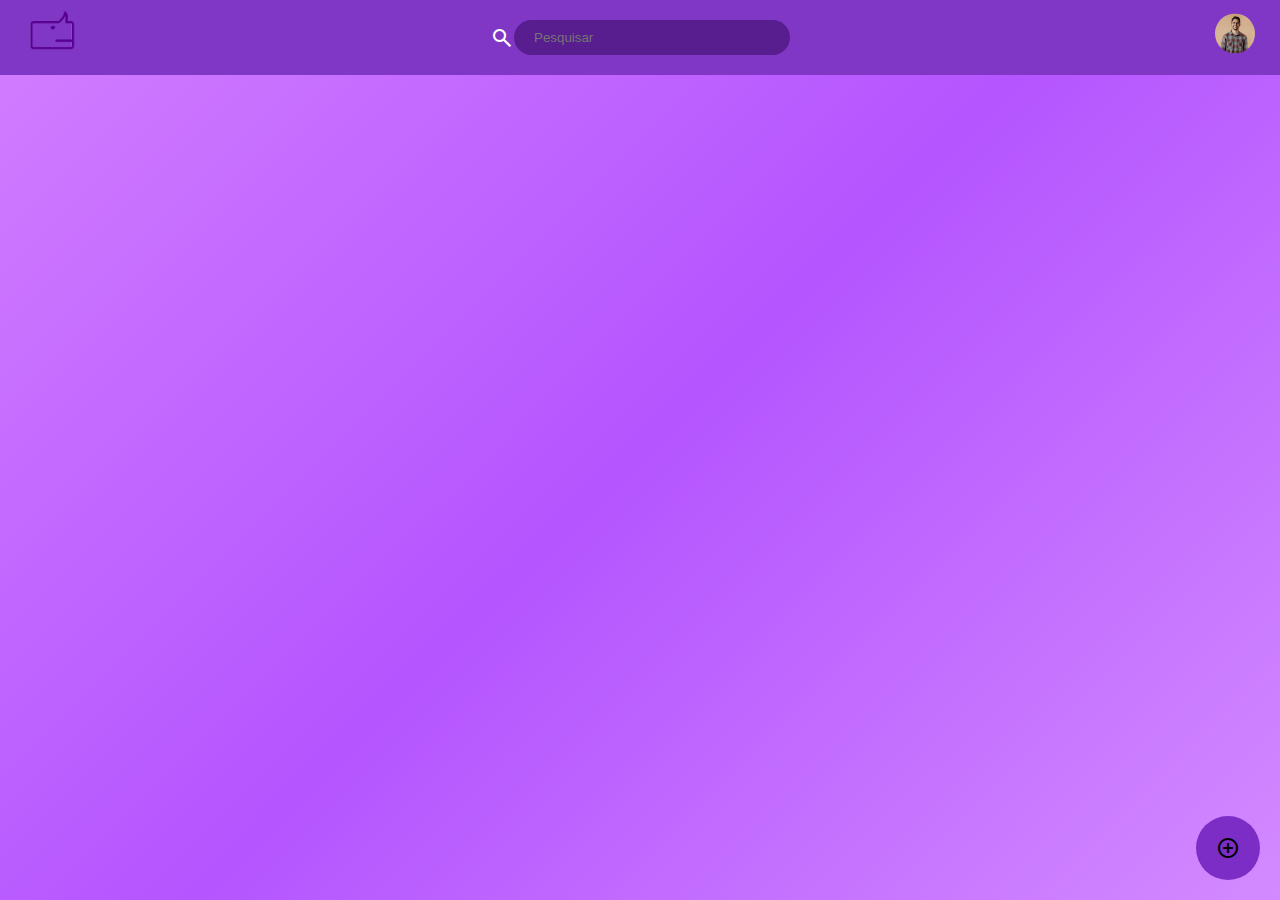
<file: index.html>
<!DOCTYPE html> <!-- Define o tipo de documento como HTML5 -->
<html lang="PT-BR"> <!-- Define o idioma da página como Português Brasileiro -->
<head>
    <meta charset="UTF-8"> <!-- Define a codificação de caracteres como UTF-8 -->
    <meta name="viewport" content="width=device-width, initial-scale=1.0"> <!-- Garante que a página seja responsiva em dispositivos móveis -->
    <link rel="stylesheet" href="style.css"> <!-- Vincula a folha de estilos CSS externa -->
    <link rel="stylesheet" href="https://fonts.googleapis.com/css2?family=Material+Symbols+Outlined" /> <!-- Inclui a fonte dos ícones materiais do Google -->
    <title>Document</title> <!-- Define o título da página -->
</head>
<body>
    <!-- Cabeçalho da página -->
    <header>
        <img src="img/logo.png" class="logo" > <!-- Logo da página -->
        <div class="perfil" onclick="toggleSidebar()"> <!-- Área do perfil, ao clicar abre/fecha o menu lateral -->
            <img src="img/joao.jpeg" alt="Foto do Perfil" class="perfil-img"> <!-- Foto do perfil -->
        </div>
        <div class="autocomplete" style="width:300px;"> <!-- Barra de pesquisa com autocomplete -->
            <div class="search-container">
                <span class="material-symbols-outlined">search</span> <!-- Ícone de pesquisa -->
                <input id="myInput" type="text" name="pesquisar" placeholder="Pesquisar"> <!-- Campo de texto para pesquisa -->
            </div> 
        </div>
    </header>
    <div class="test" onclick="openModal()"> <!-- Ícone para abrir o modal de post -->
        <span class="material-symbols-outlined">
            add_circle
        </span>
    </div>

    <!-- Seção de conteúdo com os posts -->
    <main class="text">
        <section id="content" class="feed"></section> <!-- Feed de conteúdo (posts) -->
    </main>

    <!-- Menu Lateral (Side Panel) -->
    <div id="sidePanel" class="side-panel"> <!-- Menu lateral que aparece ao clicar no perfil -->
        <div class="side-header">
            <button class="closebtn" onclick="toggleSidebar()">&times;</button> <!-- Botão para fechar o menu lateral -->
            <h2>Menu</h2>
        </div>
        <div class="side-content">
            <a href="perfil.html">
                <span class="material-symbols-outlined">person</span> <!-- Ícone de perfil -->
                Perfil
            </a>
            <a href="#">
                <span class="material-symbols-outlined">settings</span> <!-- Ícone de configurações -->
                Configurações
            </a>
            <a href="#">
                <span class="material-symbols-outlined">logout</span> <!-- Ícone de sair -->
                Sair
            </a>
        </div>
    </div>
  
    <!-- Modal (Janela de Postagem) -->
    <div id="modal" class="modal"> <!-- Modal que aparece para criar um post -->
        <div class="modal-content">
            <span class="close-btn" onclick="closeModal()">&times;</span> <!-- Botão para fechar o modal -->
            <h2>Post</h2>
            <form id="modalForm" onsubmit="submitForm(event)"> <!-- Formulário para criar o post -->
                <label for="title">Título:</label> <!-- Campo para título do post -->
                <input type="text" id="title" name="title" placeholder="Digite o título" required>

                <label for="text">Texto:</label> <!-- Campo para texto do post -->
                <textarea id="text" name="text" placeholder="Digite o texto" required></textarea>

                <button type="submit">Salvar</button> <!-- Botão para salvar o post -->
            </form>
        </div>
    </div>

</body>
<script src="./main.js"></script> <!-- Arquivo JavaScript com funcionalidades da página -->
</html>
</file>
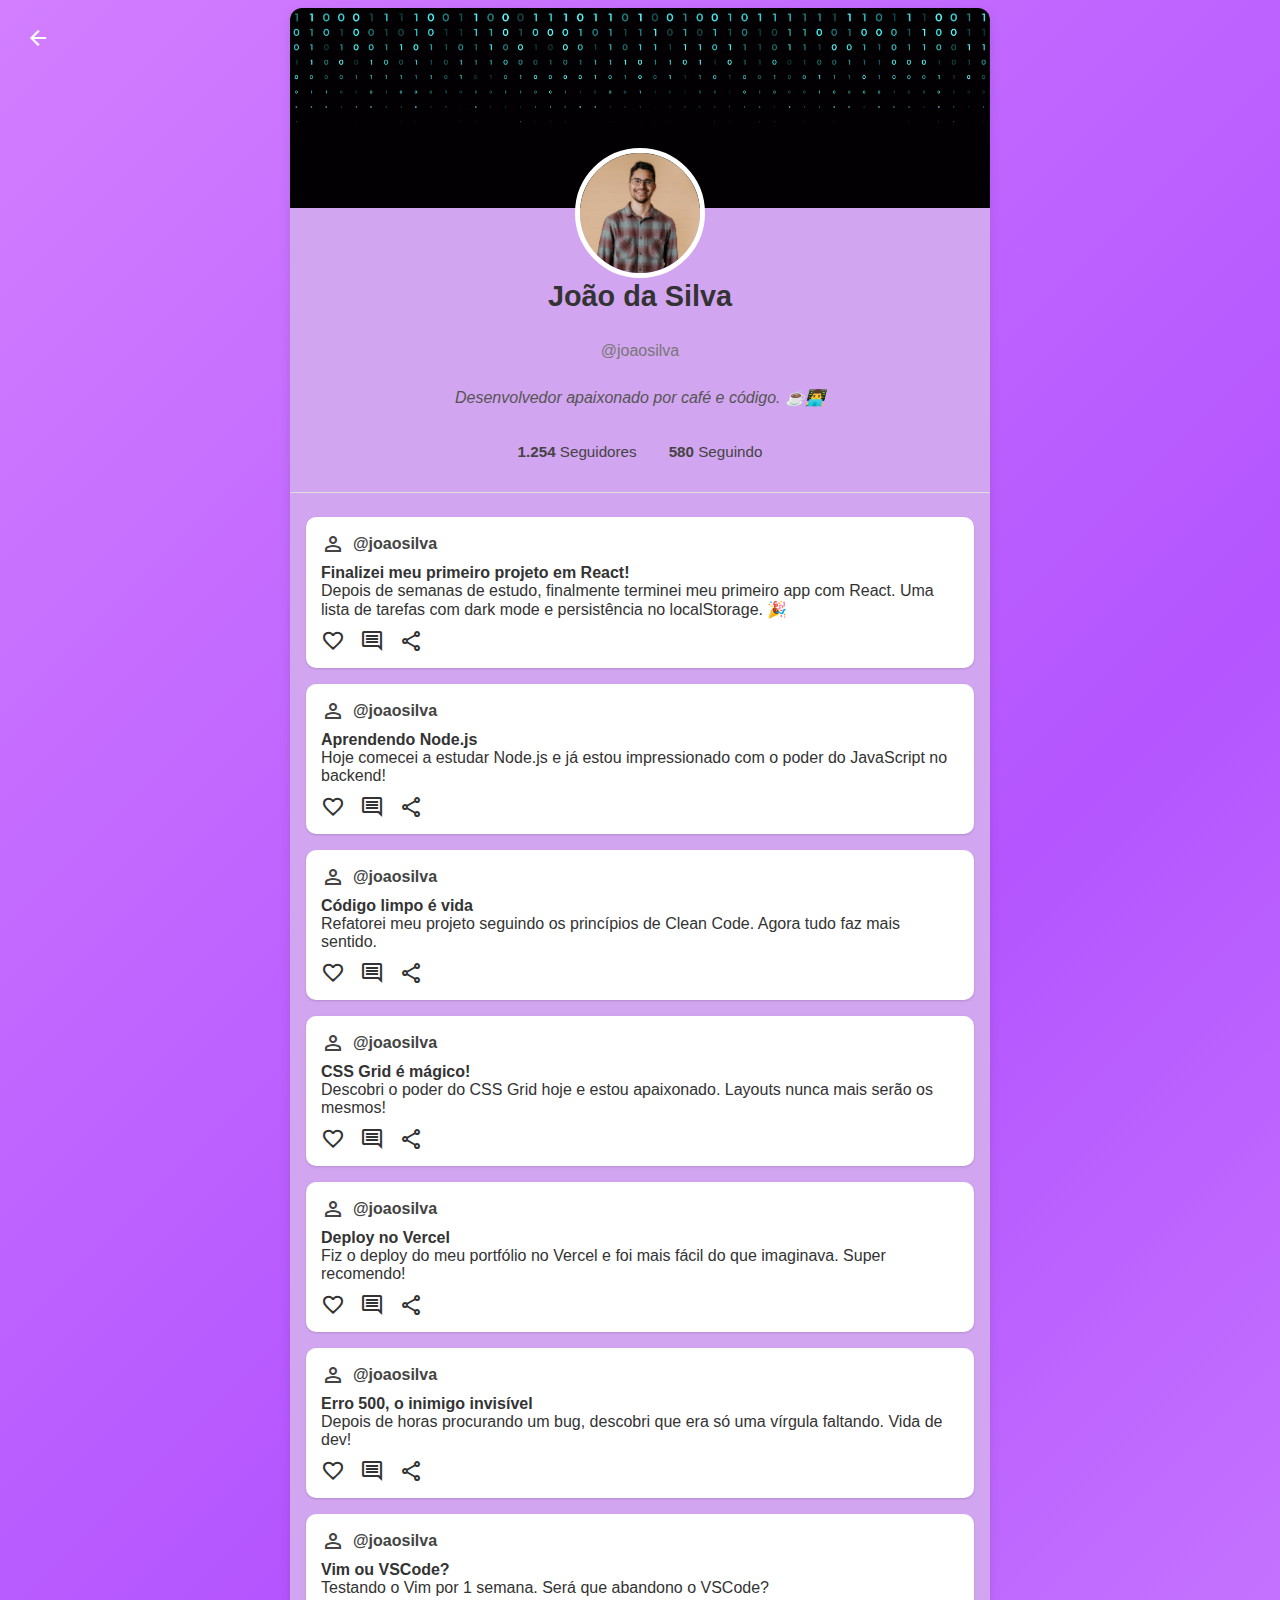
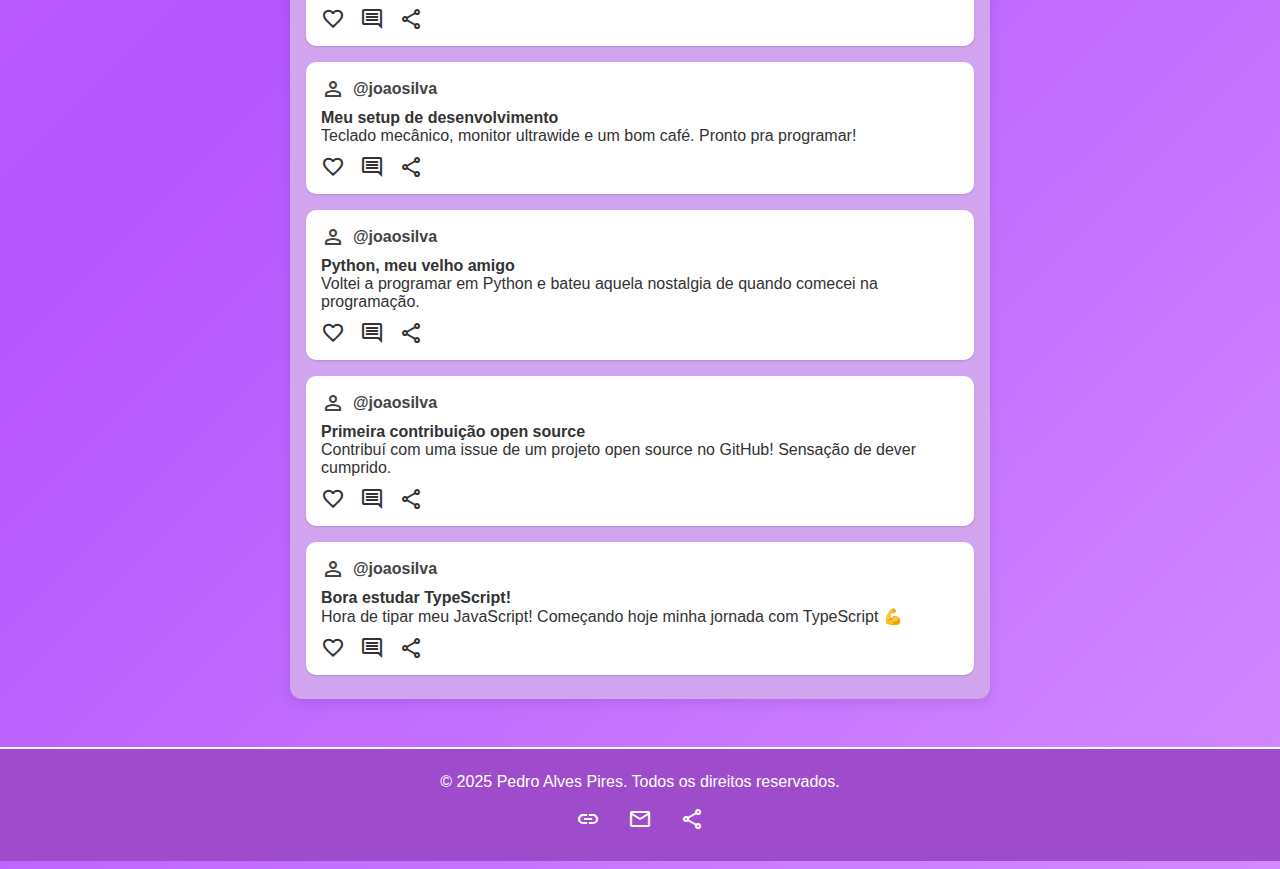
<file: perfil.html>
<!DOCTYPE html>
<html lang="pt-BR">
<head>
  <meta charset="UTF-8" />
  <meta name="viewport" content="width=device-width, initial-scale=1.0"/>
  <title>Perfil do Usuário</title>
  <link href="https://fonts.googleapis.com/css2?family=Material+Symbols+Outlined" rel="stylesheet" />
  <style>
    /* Estilos gerais da página, incluindo gradiente de fundo e animação */
    body {
        background: linear-gradient(
    135deg,
    #d27eff,
    #b455ff,
    #d38aff,
    #c770ff,
    #d27eff
  );
  background-size: 200% 200%;
  animation: ondasRoxasVibrantes 3s ease-in-out infinite;
      color: #333;
      padding-top: 0px;
      font-family: 'Segoe UI', Tahoma, Geneva, Verdana, sans-serif;
      display: flex;
      flex-direction: column;
      align-items: center;
    }

    /* Definição da animação de fundo para criar um efeito de movimento */
    @keyframes ondasRoxasVibrantes {
  0% {
    background-position: 0% 50%;
  }
  50% {
    background-position: 100% 50%;
  }
  100% {
    background-position: 0% 50%;
  }
}

    /* Estilos para o container principal do perfil */
    .profile-container {
      width: 100%;
      max-width: 700px;
      background-color: #d2a5f0;
      border-radius: 12px;
      box-shadow: 0 4px 12px rgba(0, 0, 0, 0.1);
      overflow: hidden;
      position: relative;
    }

    /* Estilos para o cabeçalho do perfil */
    .profile-header {
      display: flex;
      flex-direction: column;
      align-items: center;
      position: relative;
      padding-bottom: 2rem;
    }

    /* Banner do perfil */
    .banner {
      width: 100%;
      height: 200px;
      object-fit: cover;
    }

    /* Avatar do usuário, com borda e posição absoluta */
    .avatar {
      width: 120px;
      height: 120px;
      border-radius: 50%;
      border: 5px solid #fff;
      position: absolute;
      top: 140px;
      background-color: #eee;
      object-fit: cover;
    }

    /* Nome do usuário, centralizado */
    .nome {
      margin-top: 4.5rem;
      font-size: 1.8rem;
      font-weight: bold;
      text-align: center;
    }

    /* Nome de usuário */
    .username {
      color: #777;
      margin-top: 0.3rem;
      text-align: center;
    }

    /* Bio do usuário, com itálico e centralizado */
    .bio {
      margin-top: 0.8rem;
      font-style: italic;
      color: #555;
      text-align: center;
      padding: 0 1rem;
    }

    /* Estatísticas do perfil (seguidores e seguindo) */
    .stats {
      margin-top: 1.2rem;
      display: flex;
      justify-content: center;
      gap: 2rem;
      font-size: 0.95rem;
      color: #444;
    }

    /* Estilo para a seção de posts do perfil */
    .profile-posts {
      border-top: 1px solid #ddd;
      padding: 1.5rem 1rem;
      display: flex;
      flex-direction: column;
      gap: 1rem;
    }

    /* Estilo do cartão de cada post */
    .post-card {
      background-color: #ffffff;
      padding: 15px;
      border-radius: 10px;
      box-shadow: rgba(0, 0, 0, 0.1) 0px 1px 3px, rgba(0, 0, 0, 0.06) 0px 1px 2px;
    }

    /* Cabeçalho do post, exibindo nome de usuário */
    .post-header {
      display: flex;
      align-items: center;
      gap: 8px;
      margin-bottom: 8px;
      color: #444;
      font-weight: bold;
    }

    /* Rodapé do post, com botões de like, comentário e compartilhamento */
    .post-footer {
      display: flex;
      justify-content: flex-start;
      gap: 15px;
      margin-top: 10px;
      align-items: center;
    }

    /* Estilo para os ícones (como os de 'like' e 'comentário') */
    .material-symbols-outlined {
      cursor: pointer;
    }

    /* Ícone de like que muda de cor quando clicado */
    .material-symbols-outlined.liked {
      color: #e91e63;
    }

    /* Estilo para a caixa de comentários que inicialmente está oculta */
    .comments {
      display: none;
      margin-top: 12px;
      padding: 10px;
      background: #f9f9f9;
      border-left: 3px solid #ddd;
      border-radius: 6px;
    }

    /* Estilo para cada comentário individual */
    .comment {
      margin-bottom: 12px;
      font-size: 0.9rem;
      color: #444;
    }

    .comment strong {
      color: #000;
    }

    /* Estilos do rodapé do site */
    .site-footer {
      background-color: #9e4ccc;
      color: white;
      text-align: center;
      padding: 1.5rem 1rem;
      font-size: 1rem;
      margin-top: 3rem;
      border-top: 2px solid #fff;
      width: 100%;
    }

    /* Estilo para os ícones das redes sociais */
    .social-icons {
      margin-top: 1rem;
    }

    .social-icons a {
      color: white;
      margin: 0 0.75rem;
      font-size: 1.6rem;
      text-decoration: none;
      transition: color 0.3s;
    }

    .social-icons a:hover {
      color: #ffd700;
    }

    /* Estilo para o botão de "Home" */
    .home-btn {
      position: absolute;
      top: 20px;
      left: 20px;
      background-color: transparent;
      border: none;
      font-size: 2rem;
      color: white;
      cursor: pointer;
      transition: color 0.3s;
    }

    .home-btn:hover {
      color: #ffd700;
    }

    /* Estilos responsivos para telas menores */
    @media (max-width: 500px) {
      .avatar {
        width: 90px;
        height: 90px;
        top: 130px;
      }

      .nome {
        font-size: 1.4rem;
      }

      .stats {
        flex-direction: column;
        align-items: center;
        gap: 0.5rem;
      }
    }
  </style>
</head>
<body>
  <!-- Botão de "Voltar para a home" -->
  <button class="home-btn" onclick="window.location.href='index.html'">
    <span class="material-symbols-outlined">arrow_back</span>
  </button>

  <!-- Container principal do perfil do usuário -->
  <main class="profile-container">
    <!-- Cabeçalho do perfil com informações do usuário -->
    <section class="profile-header">
      <img class="banner" src="img/fundo_perfil.webp" alt="Banner do usuário">
      <img class="avatar" src="img/joao.jpeg" alt="Avatar do usuário">
      <h2 class="nome">João da Silva</h2>
      <p class="username">@joaosilva</p>
      <p class="bio">Desenvolvedor apaixonado por café e código. ☕👨‍💻</p>
      <div class="stats">
        <span><strong>1.254</strong> Seguidores</span>
        <span><strong>580</strong> Seguindo</span>
      </div>
    </section>

    <!-- Seção com os posts do usuário -->
    <section class="profile-posts" id="profile-posts">
      <!-- Cada post é representado por um "post-card", incluindo título, conteúdo e interações (like, comentário, compartilhar) -->
      <!-- Exemplo de um post: -->
      <div class="post-card">
        <div class="post-header">
          <span class="material-symbols-outlined">person</span> @joaosilva
        </div>
        <div> <strong>Finalizei meu primeiro projeto em React!</strong></div>
        <div>Depois de semanas de estudo, finalmente terminei meu primeiro app com React. Uma lista de tarefas com dark mode e persistência no localStorage. 🎉</div>
        <div class="post-footer">
          <span class="material-symbols-outlined like-icon">favorite</span>
          <span class="material-symbols-outlined comment-icon" data-postid="1">comment</span>
          <span class="material-symbols-outlined share-icon" data-postid="1">share</span>
        </div>
        <div class="comments" id="comments-1"></div>
      </div>
        
          <!-- Post 2 -->
          <div class="post-card">
            <div class="post-header"><span class="material-symbols-outlined">person</span> @joaosilva</div>
            <div><strong>Aprendendo Node.js</strong> </div>
            <div>Hoje comecei a estudar Node.js e já estou impressionado com o poder do JavaScript no backend!</div>
            <div class="post-footer">
              <span class="material-symbols-outlined like-icon">favorite</span>
              <span class="material-symbols-outlined comment-icon" data-postid="2">comment</span>
              <span class="material-symbols-outlined share-icon" data-postid="2">share</span>
            </div>
            <div class="comments" id="comments-2"></div>
          </div>
        
          <!-- Post 3 -->
          <div class="post-card">
            <div class="post-header"><span class="material-symbols-outlined">person</span> @joaosilva</div>
            <div><strong>Código limpo é vida</strong> </div>
            <div>Refatorei meu projeto seguindo os princípios de Clean Code. Agora tudo faz mais sentido.</div>
            <div class="post-footer">
              <span class="material-symbols-outlined like-icon">favorite</span>
              <span class="material-symbols-outlined comment-icon" data-postid="3">comment</span>
              <span class="material-symbols-outlined share-icon" data-postid="3">share</span>
            </div>
            <div class="comments" id="comments-3"></div>
          </div>
        
          <!-- Post 4 -->
          <div class="post-card">
            <div class="post-header"><span class="material-symbols-outlined">person</span> @joaosilva</div>
            <div><strong>CSS Grid é mágico!</strong> </div>
            <div>Descobri o poder do CSS Grid hoje e estou apaixonado. Layouts nunca mais serão os mesmos!</div>
            <div class="post-footer">
              <span class="material-symbols-outlined like-icon">favorite</span>
              <span class="material-symbols-outlined comment-icon" data-postid="4">comment</span>
              <span class="material-symbols-outlined share-icon" data-postid="4">share</span>
            </div>
            <div class="comments" id="comments-4"></div>
          </div>
        
          <!-- Post 5 -->
          <div class="post-card">
            <div class="post-header"><span class="material-symbols-outlined">person</span> @joaosilva</div>
            <div><strong> Deploy no Vercel</strong></div>
            <div>Fiz o deploy do meu portfólio no Vercel e foi mais fácil do que imaginava. Super recomendo!</div>
            <div class="post-footer">
              <span class="material-symbols-outlined like-icon">favorite</span>
              <span class="material-symbols-outlined comment-icon" data-postid="5">comment</span>
              <span class="material-symbols-outlined share-icon" data-postid="5">share</span>
            </div>
            <div class="comments" id="comments-5"></div>
          </div>
        
          <!-- Post 6 -->
          <div class="post-card">
            <div class="post-header"><span class="material-symbols-outlined">person</span> @joaosilva</div>
            <div><strong>Erro 500, o inimigo invisível</strong> </div>
            <div>Depois de horas procurando um bug, descobri que era só uma vírgula faltando. Vida de dev!</div>
            <div class="post-footer">
              <span class="material-symbols-outlined like-icon">favorite</span>
              <span class="material-symbols-outlined comment-icon" data-postid="6">comment</span>
              <span class="material-symbols-outlined share-icon" data-postid="6">share</span>
            </div>
            <div class="comments" id="comments-6"></div>
          </div>
        
          <!-- Post 7 -->
          <div class="post-card">
            <div class="post-header"><span class="material-symbols-outlined">person</span> @joaosilva</div>
            <div><strong> Vim ou VSCode?</strong></div>
            <div>Testando o Vim por 1 semana. Será que abandono o VSCode?</div>
            <div class="post-footer">
              <span class="material-symbols-outlined like-icon">favorite</span>
              <span class="material-symbols-outlined comment-icon" data-postid="7">comment</span>
              <span class="material-symbols-outlined share-icon" data-postid="7">share</span>
            </div>
            <div class="comments" id="comments-7"></div>
          </div>
        
          <!-- Post 8 -->
          <div class="post-card">
            <div class="post-header"><span class="material-symbols-outlined">person</span> @joaosilva</div>
            <div><strong>Meu setup de desenvolvimento</strong> </div>
            <div>Teclado mecânico, monitor ultrawide e um bom café. Pronto pra programar!</div>
            <div class="post-footer">
              <span class="material-symbols-outlined like-icon">favorite</span>
              <span class="material-symbols-outlined comment-icon" data-postid="8">comment</span>
              <span class="material-symbols-outlined share-icon" data-postid="8">share</span>
            </div>
            <div class="comments" id="comments-8"></div>
          </div>
        
          <!-- Post 9 -->
          <div class="post-card">
            <div class="post-header"><span class="material-symbols-outlined">person</span> @joaosilva</div>
            <div><strong>Python, meu velho amigo</strong> </div>
            <div>Voltei a programar em Python e bateu aquela nostalgia de quando comecei na programação.</div>
            <div class="post-footer">
              <span class="material-symbols-outlined like-icon">favorite</span>
              <span class="material-symbols-outlined comment-icon" data-postid="9">comment</span>
              <span class="material-symbols-outlined share-icon" data-postid="9">share</span>
            </div>
            <div class="comments" id="comments-9"></div>
          </div>
        
          <!-- Post 10 -->
          <div class="post-card">
            <div class="post-header"><span class="material-symbols-outlined">person</span> @joaosilva</div>
            <div><strong> Primeira contribuição open source</strong></div>
            <div>Contribuí com uma issue de um projeto open source no GitHub! Sensação de dever cumprido.</div>
            <div class="post-footer">
              <span class="material-symbols-outlined like-icon">favorite</span>
              <span class="material-symbols-outlined comment-icon" data-postid="10">comment</span>
              <span class="material-symbols-outlined share-icon" data-postid="10">share</span>
            </div>
            <div class="comments" id="comments-10"></div>
          </div>
        
          <!-- Post 11 -->
          <div class="post-card">
            <div class="post-header"><span class="material-symbols-outlined">person</span> @joaosilva</div>
            <div><strong>Bora estudar TypeScript!</strong> </div>
            <div>Hora de tipar meu JavaScript! Começando hoje minha jornada com TypeScript 💪</div>
            <div class="post-footer">
              <span class="material-symbols-outlined like-icon">favorite</span>
              <span class="material-symbols-outlined comment-icon" data-postid="11">comment</span>
              <span class="material-symbols-outlined share-icon" data-postid="11">share</span>
            </div>
            <div class="comments" id="comments-11"></div>
          </div>
        </section>
      
  </main>

  <script>
    // Like interativo
    document.addEventListener("click", (e) => {
      if (e.target.classList.contains("like-icon")) {
        e.target.classList.toggle("liked");
      }
    });

    // Comentários
    document.addEventListener("click", async (e) => {
      if (e.target.classList.contains("comment-icon")) {
        const postId = e.target.dataset.postid;
        const commentsBox = document.getElementById(`comments-${postId}`);

        if (commentsBox.style.display === "block") {
          commentsBox.style.display = "none";
          return;
        }

        if (commentsBox.innerHTML.trim() !== "") {
          commentsBox.style.display = "block";
          return;
        }

        try {
          const response = await fetch(`https://jsonplaceholder.typicode.com/comments?postId=${postId}&_limit=4`);
          const comments = await response.json();
          commentsBox.innerHTML = comments.map(c => `
            <div class="comment">
              <strong>${c.name}</strong>: ${c.body}
            </div>
          `).join("");
          commentsBox.style.display = "block";
        } catch (error) {
          console.error("Erro ao carregar comentários:", error);
        }
      }
    });
  </script>
   <footer class="site-footer">
    © 2025 Pedro Alves Pires. Todos os direitos reservados.
    <div class="social-icons">
      <a href="#"><span class="material-symbols-outlined">link</span></a>
      <a href="#"><span class="material-symbols-outlined">mail</span></a>
      <a href="#"><span class="material-symbols-outlined">share</span></a>
    </div>
  </footer>
</body>
</html>
</file>
<file: style.css>
html, body {
  height: 100%;
  margin: 0;
  padding: 0;
}

body::before {
  content: "";
  position: fixed;
  top: 0;
  left: 0;
  width: 100%;
  height: 100%;
  z-index: -1; /* Fica atrás de tudo */
  background: linear-gradient(
    135deg,
    #d27eff,
    #b455ff,
    #d38aff,
    #c770ff,
    #d27eff
  );
  background-size: 200% 200%;
  animation: ondasRoxasVibrantes 8s ease-in-out infinite;
}
@keyframes ondasRoxasVibrantes {
  0% {
    background-position: 0% 50%;
  }
  50% {
    background-position: 100% 50%;
  }
  100% {
    background-position: 0% 50%;
  }
}

header {
    background-color: #8137C6; 
    color: white;
    position: fixed;
    top: 0; 
    left: 0; 
    width: 100%;
    text-align: center;

}
.text{
    padding-top: 80px;
    width: 100%;
}

.feed {
    display: flex;
    gap: 20px;
    flex-direction: column;
    width: 700px;
    margin: 0 auto;
}

@media screen and (max-width: 1020px){

}

/*box flutuante pesquisa*/ 
* { box-sizing: border-box; }
body {
  font: 16px Arial;
}
.autocomplete {
  /*the container must be positioned relative:*/
  position: relative;
  display: inline-block;
}
input {
    display: flex;
    align-items: center;
    border: 1px;
    background-color: #4a157cc0;
    width: 400px;
    margin: 20px auto;
    border-radius: 20px;
    padding: 10px 20px;
}
input[type=text] {
  background-color: #4a157cc0;
  width: 100%;
}

.autocomplete-items {
  position: absolute;
  border-bottom: none;
  border-top: none;
  z-index: 99;
  top: 100%;
  left: 0;
  right: 0;
  
}
.autocomplete-items div {
  padding: 10px;
  cursor: pointer;
  background-color: #8137c6;
  
  
}
.autocomplete-items div:first-child {
    border-top-left-radius: 20px;
    border-top-right-radius: 20px;
}
.autocomplete-items div:last-child {
    border-bottom-left-radius: 20px;
    border-bottom-right-radius: 20px;
}
.autocomplete-active {
  /*when navigating through the items using the arrow keys:*/
  background-color: #7c2dc5 !important;
  color: #ffffff;
}

.post-header {
    display: flex;
    align-items: center;
    gap: 5px;
    justify-content: start;
    padding: 10px 0 10px 0;
}
.post-card{
    box-shadow: rgba(0, 0, 0, 0.1) 0px 1px 3px 0px, rgba(0, 0, 0, 0.06) 0px 1px 2px 0px;
    padding: 15px;
    background-color: #ffffff;
    border-radius: 10px;
}
.search-container{
  display: flex;
  align-items: center;
}
.logo{
  float: left;
  width: 4%;
  display: flex;
  margin-left: 25px;
  margin-top: 10px;
  position: absolute;
}
.perfil{
  position: absolute;
  top: 50%; /* Coloca o elemento no meio do header */
  right: 25px; /* Alinha o elemento à direita */
  transform: translateY(-50%); /* Ajusta o elemento para centralizá-lo verticalmente */
  font-size: 40px; /* Ajuste de tamanho do ícone, se necessário */
}




.side-panel {
  height: 100%;
  width: 0;
  position: fixed;
  z-index: 999;
  top: 0;
  right: 0;
  background: linear-gradient(145deg, #1f1f1f, #121212);
  box-shadow: -4px 0 12px rgba(0, 0, 0, 0.4);
  overflow-x: hidden;
  transition: 0.5s ease;
  padding-top: 60px;
  color: #fff;
  display: flex;
  flex-direction: column;
}

.side-panel.open {
  width: 260px;
}

.side-header {
  display: flex;
  align-items: center;
  justify-content: space-between;
  padding: 20px;
}

.side-header h2 {
  font-size: 22px;
  margin: 0;
  color: #fff;
}

.closebtn {
  font-size: 32px;
  color: #fff;
  background: none;
  border: none;
  cursor: pointer;
}

.side-content {
  display: flex;
  flex-direction: column;
  padding: 0 20px;
}

.side-content a {
  display: flex;
  align-items: center;
  font-size: 18px;
  color: #ddd;
  padding: 12px 0;
  text-decoration: none;
  border-bottom: 1px solid rgba(255, 255, 255, 0.1);
  transition: all 0.3s;
}

.side-content a:hover {
  color: #fff;
  background-color: rgba(255, 255, 255, 0.05);
  border-radius: 6px;
}

.side-content .material-symbols-outlined {
  margin-right: 10px;
  font-size: 22px;
}
.test {
  position: fixed; /* Fixa o ícone na tela */
  bottom: 20px; /* Distância de 20px do fundo da tela */
  right: 20px; /* Distância de 20px da borda direita */
  background-color: #7c2dc5; /* Cor de fundo */
  padding: 20px; /* Espaçamento interno */
  border-radius: 50%; /* Torna o ícone redondo */
  display: flex;
  justify-content: center; /* Centraliza o ícone horizontalmente */
  align-items: center; /* Centraliza o ícone verticalmente */
}

.modal {
  position: fixed;
  z-index: 1;
  left: 0;
  top: 0;
  width: 100%;
  height: 100%;
  background-color: rgba(0, 0, 0, 0.5);
  display: flex;
  justify-content: center;
  align-items: center;
  opacity: 0;
  pointer-events: none;
  transition: opacity 0.3s ease;
}

.modal.show {
  opacity: 1;
  pointer-events: auto;
}

.modal-content {
  transform: scale(0.9);
  opacity: 0;
  transition: transform 0.3s ease, opacity 0.3s ease;
}

.modal.show .modal-content {
  transform: scale(1);
  opacity: 1;
}

.modal-content {
  background-color: white;
  padding: 20px;
  border-radius: 10px;
  width: 400px; /* Largura do modal */
  box-shadow: 0 4px 8px rgba(0, 0, 0, 0.1);
}

.close-btn {
  position: absolute;
  top: 10px;
  right: 10px;
  font-size: 30px;
  color: #7c2dc5;
  background: none;
  border: none;
  cursor: pointer;
}

.close-btn:hover {
  color: #f44336; /* Cor ao passar o mouse */
}

/* Estilo dos campos de input e textarea */
.modal-content input,
.modal-content textarea {
  width: 100%;
  padding: 10px;
  margin-bottom: 10px;
  border-radius: 5px;
  border: 1px solid #ddd;
}
.text{
   height: 150px;
}
.modal-content button {
  width: 100%;
  padding: 10px;
  background-color: #7c2dc5;
  color: white;
  border: none;
  cursor: pointer;
  border-radius: 5px;
}

.modal-content button:hover {
  background-color: #5a1a98; /* Cor ao passar o mouse */
}


.post-actions {
  display: flex;
  justify-content: space-between;
  align-items: center;
  margin-top: 10px;
}

.left-actions {
  display: flex;
  gap: 10px;
}

.right-actions {
  display: flex;
  align-items: center;
}

.like-icon {
  cursor: pointer;
}

.like-icon.liked {
  color: red;
}
.material-symbols-outlined{
  cursor: pointer;
}

.perfil-img {
  width: 40px; /* Tamanho do ícone */
  height: 40px; /* Tamanho do ícone */
  border-radius: 50%; /* Deixa a imagem redonda */
  object-fit: cover; /* Para garantir que a imagem fique bem ajustada */
}


@media screen and (max-width: 768px) {
  /* Remove a logo */
  .logo {
    display: none;
  }

  /* Reduz o tamanho do input de pesquisa */
  input {
    width: 90%;
    margin: 15px auto;
    font-size: 14px;
  }

  /* Ajusta o container do feed */
  .feed {
    width: 95%;
    padding: 0 10px;
  }

  /* Reduz padding do texto principal */
  .text {
    padding-top: 60px;
    height: auto;
  }

  /* Reduz tamanho do modal para caber melhor em telas pequenas */
  .modal-content {
    width: 90%;
  }

  /* Ajusta ícone de perfil */
  .perfil {
    font-size: 28px;
    right: 15px;
  }

  /* Ajusta painel lateral se quiser manter em telas pequenas */
  .side-panel.open {
    width: 80%;
  }

  /* Diminui espaçamento dos links no painel lateral */
  .side-content a {
    font-size: 16px;
    padding: 10px 0;
  }

  /* Reduz tamanho do botão flutuante */
  .test {
    padding: 16px;
  }

  /* Reduz tamanho dos ícones */
  .material-symbols-outlined {
    font-size: 22px;
  }
}
</file>
